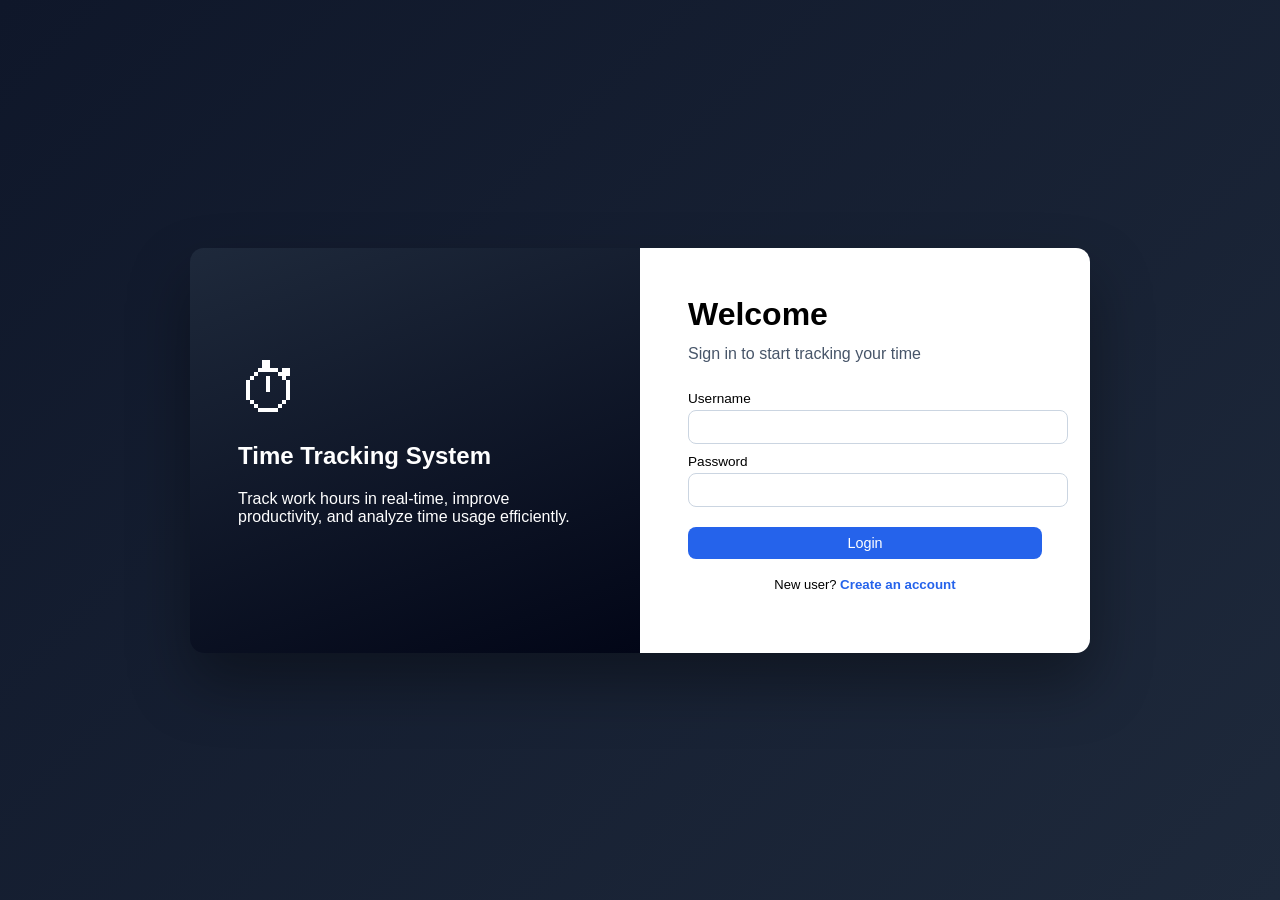
<file: index.html>
<!DOCTYPE html>
<html lang="en">
<head>
  <meta charset="UTF-8" />
  <title>Time Tracker | Login</title>
  <link rel="stylesheet" href="style.css">
</head>
<body>

<div class="auth-page">
  <div class="auth-container">
    <div class="auth-side">
      <div class="side-content">
        <div class="clock-icon">⏱</div>
        <h2>Time Tracking System</h2>
        <p>Track work hours in real‑time, improve productivity, and analyze time usage efficiently.</p>
      </div>
    </div>

    <div class="auth-card">
      <h1>Welcome</h1>
      <p id="subtitle">Sign in to start tracking your time</p>

      <form id="loginForm">
        <div class="field">
          <label>Username</label>
          <input type="text" id="loginUser" required>
        </div>
        <div class="field">
          <label>Password</label>
          <input type="password" id="loginPass" required>
        </div>
        <button class="primary-btn" type="submit">Login</button>
        <p class="switch-text">New user? <button type="button" id="toRegister" class="link-btn">Create an account</button></p>
      </form>

      <form id="registerForm" class="hidden">
        <div class="field">
          <label>Email</label>
          <input type="email" id="regEmail" required>
        </div>
        <div class="field">
          <label>Username</label>
          <input type="text" id="regUser" required>
        </div>
        <div class="field">
          <label>Password</label>
          <input type="password" id="regPass" required>
        </div>
        <div class="field">
          <label>Secret Admin Key (Optional)</label>
          <input type="password" id="adminKey" placeholder="Leave blank for regular user">
        </div>
        <button class="primary-btn" type="submit">Create Account</button>
        <p class="switch-text">Already have an account? <button type="button" id="toLogin" class="link-btn">Login</button></p>
      </form>
    </div>
  </div>
</div>

<script>
  const loginForm = document.getElementById("loginForm");
  const registerForm = document.getElementById("registerForm");
  const subtitle = document.getElementById("subtitle");

  document.getElementById("toRegister").onclick = () => {
    loginForm.classList.add("hidden");
    registerForm.classList.remove("hidden");
    subtitle.textContent = "Create a new account to start tracking";
  };

  document.getElementById("toLogin").onclick = () => {
    registerForm.classList.add("hidden");
    loginForm.classList.remove("hidden");
    subtitle.textContent = "Sign in to start tracking your time";
  };

  // REGISTER LOGIC
  registerForm.addEventListener("submit", function (e) {
    e.preventDefault();
    const data = {
      email: document.getElementById("regEmail").value,
      username: document.getElementById("regUser").value,
      password: document.getElementById("regPass").value,
      secret_key: document.getElementById("adminKey").value
    };

    fetch("register.php", {
      method: "POST",
      headers: { "Content-Type": "application/json" },
      body: JSON.stringify(data)
    })
    .then(res => res.json())
    .then(result => {
      if (result.status === "success") {
        alert("✅ Account created!");
        location.reload();
      } else {
        alert("❌ Registration failed: " + result.message);
      }
    })
    .catch(err => alert("❌ Connection failed. Check if Apache is running in XAMPP."));
  });

  // LOGIN LOGIC
  loginForm.addEventListener("submit", function (e) {
    e.preventDefault();
    const data = {
      username: document.getElementById("loginUser").value,
      password: document.getElementById("loginPass").value
    };

    fetch("login.php", {
      method: "POST",
      headers: { "Content-Type": "application/json" },
      body: JSON.stringify(data)
    })
    .then(res => res.json())
    .then(result => {
      if (result.status === "success") {
        window.location.href = (result.role_id == 1) ? "admin-dashboard.html" : "user-dashboard.html";
      } else {
        alert("❌ Invalid credentials.");
      }
    })
    .catch(err => alert("❌ Connection failed. Ensure you are using http://localhost/"));
  });
</script>
</body>
</html>
</file>
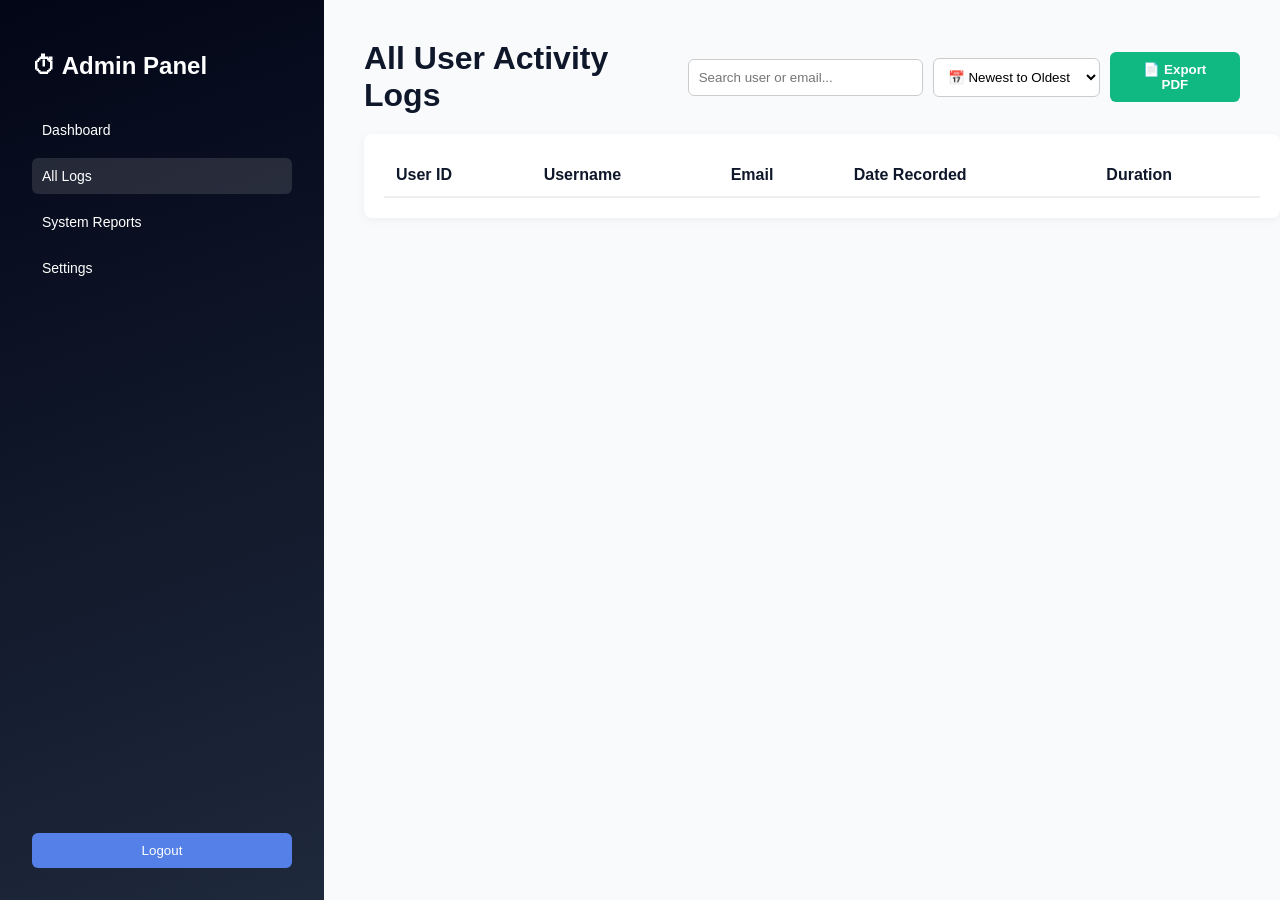
<file: admin-logs.html>
<!DOCTYPE html>
<html lang="en">
<head>
  <meta charset="UTF-8">
  <title>All Logs | Admin</title>
  <link rel="stylesheet" href="style.css">
</head>
<body>
<div class="dashboard-page" style="display: flex; min-height: 100vh;">
  <aside class="dashboard-sidebar">
    <h2>⏱ Admin Panel</h2>
    <nav>
      <button class="nav-btn" onclick="location.href='admin-dashboard.html'">Dashboard</button>
      <button class="nav-btn active" onclick="location.href='admin-logs.html'">All Logs</button>
      <button class="nav-btn" onclick="location.href='admin-reports.html'">System Reports</button>
      <button class="nav-btn" onclick="location.href='admin-settings.html'">Settings</button>
    </nav>
    <button class="logout-btn" onclick="logout()">Logout</button>
  </aside>

  <main class="dashboard-main" style="flex: 1; padding: 40px;">
    
    <div style="display: flex; justify-content: space-between; align-items: center; max-width: 900px; width: 100%; margin-bottom: 20px;">
        <h1 style="margin: 0;">All User Activity Logs</h1>
        
        <div style="display: flex; gap: 10px; align-items: center;">
            <input type="text" id="logSearch" onkeyup="filterLogs()" placeholder="Search user or email..." 
                   style="padding: 10px; border-radius: 6px; border: 1px solid #ccc; width: 220px;">

            <select id="sortOption" onchange="loadAllLogs()" 
                    style="padding: 10px; border-radius: 6px; border: 1px solid #ccc; cursor: pointer; background: white;">
                <option value="date_desc">📅 Newest to Oldest</option>
                <option value="date_asc">📅 Oldest to Newest</option>
                <option value="dur_desc">⏳ Longest Duration</option>
                <option value="dur_asc">⏳ Shortest Duration</option>
            </select>
            
            <button onclick="printLogs()" style="background: #10b981; color: white; border: none; padding: 10px 20px; border-radius: 6px; cursor: pointer; font-weight: bold; display: flex; align-items: center; gap: 8px;">
                📄 Export PDF
            </button>
        </div>
    </div>

    <div class="dashboard-card" style="max-width: 900px; margin-top: 10px; background: white; padding: 20px; border-radius: 8px; box-shadow: 0 2px 10px rgba(0,0,0,0.05);">
      <table style="width: 100%; border-collapse: collapse;">
        <thead>
          <tr class="table-header-row" style="text-align: left; border-bottom: 2px solid #eee;">
            <th style="padding: 12px;">User ID</th>
            <th style="padding: 12px;">Username</th>
            <th style="padding: 12px;">Email</th>
            <th style="padding: 12px;">Date Recorded</th>
            <th style="padding: 12px;">Duration</th>
          </tr>
        </thead>
        <tbody id="adminLogsBody"></tbody>
      </table>
    </div>
  </main>
</div>

<script>
  window.addEventListener('DOMContentLoaded', () => {
    const savedTheme = localStorage.getItem("theme");
    if (savedTheme === "dark") {
        document.documentElement.classList.add("dark-mode");
        document.body.classList.add("dark-mode");
    }
    loadAllLogs();
  });

  function loadAllLogs() {
    // Get the selected sort type
    const sortValue = document.getElementById("sortOption").value;

    fetch('get_time_logs.php')
      .then(res => res.json())
      .then(logs => {
        const tbody = document.getElementById("adminLogsBody");
        tbody.innerHTML = "";

        // Advanced Sorting Logic
        logs.sort((a, b) => {
            if (sortValue === 'date_asc') {
                return new Date(a.created_at) - new Date(b.created_at);
            } else if (sortValue === 'date_desc') {
                return new Date(b.created_at) - new Date(a.created_at);
            } else if (sortValue === 'dur_asc') {
                return (parseInt(a.duration_seconds) || 0) - (parseInt(b.duration_seconds) || 0);
            } else if (sortValue === 'dur_desc') {
                return (parseInt(b.duration_seconds) || 0) - (parseInt(a.duration_seconds) || 0);
            }
        });

        logs.forEach(log => {
          const userEmail = (log.email && log.email.trim() !== "") ? log.email : "Not Provided";
          const formattedDate = new Date(log.created_at).toLocaleString();

          const row = `
            <tr style="border-bottom: 1px solid #eee;">
              <td style="padding: 12px;">${log.user_id}</td>
              <td style="padding: 12px; font-weight: bold;">${log.username}</td>
              <td style="padding: 12px; color: #7f8c8d;">${userEmail}</td>
              <td style="padding: 12px;">${formattedDate}</td>
              <td style="padding: 12px; font-weight: bold;">${formatDuration(log.duration_seconds)}</td>
            </tr>
          `;
          tbody.innerHTML += row;
        });

        filterLogs();
      })
      .catch(err => console.error("Error fetching logs:", err));
  }

  function filterLogs() {
    const query = document.getElementById("logSearch").value.toLowerCase();
    const rows = document.querySelectorAll("#adminLogsBody tr");

    rows.forEach(row => {
        const text = row.textContent.toLowerCase();
        row.style.display = text.includes(query) ? "" : "none";
    });
  }

  function formatDuration(seconds) {
      const totalSec = parseInt(seconds) || 0;
      const h = Math.floor(totalSec / 3600);
      const m = Math.floor((totalSec % 3600) / 60);
      const s = totalSec % 60;
      return [h, m, s].map(v => v < 10 ? "0" + v : v).join(":");
  }

  function printLogs() {
      window.print();
  }

  function logout() {
      sessionStorage.clear();
      window.location.href = "index.html";
  }
</script>
</body>
</html>
</file>
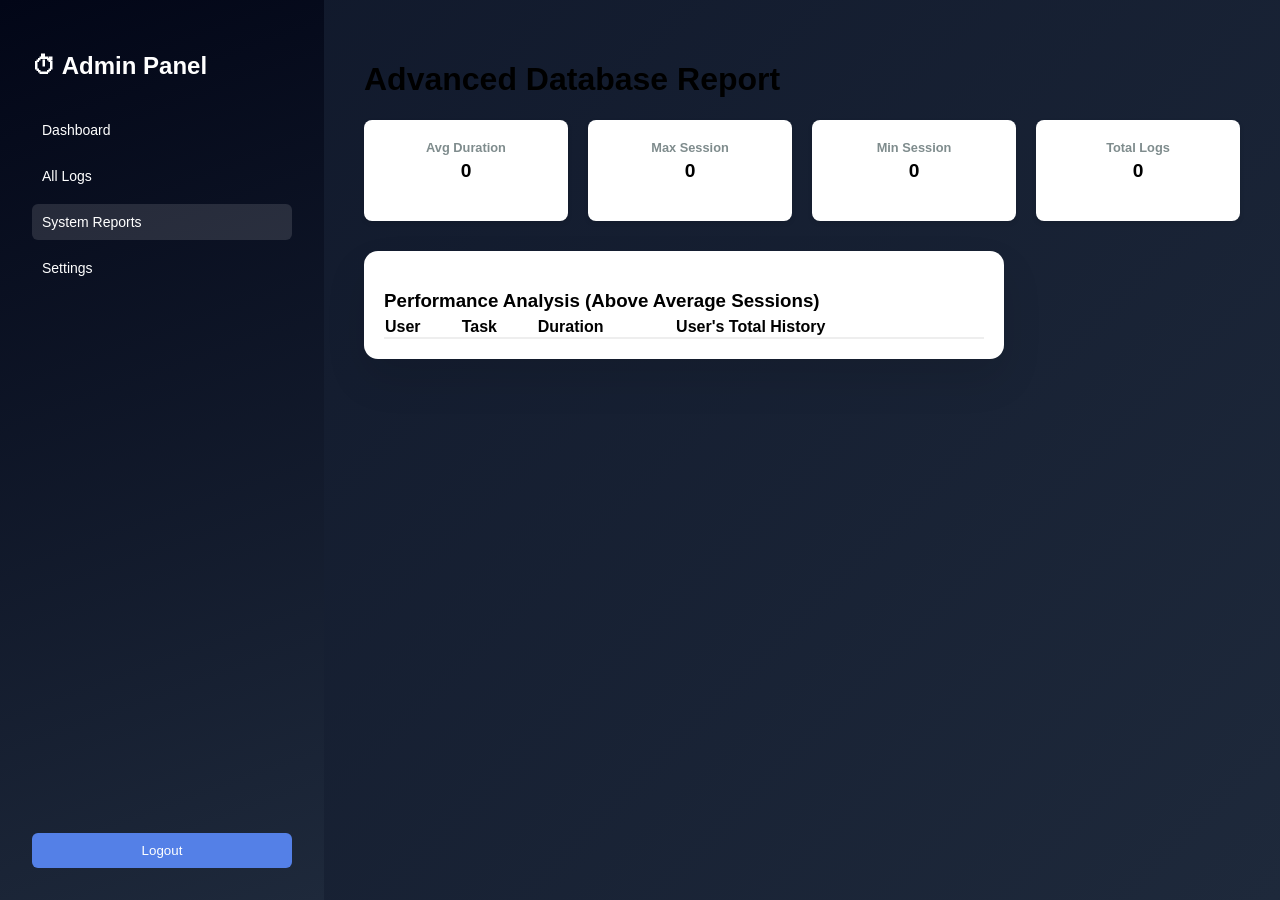
<file: admin-reports.html>
<!DOCTYPE html>
<html lang="en">
<head>
    <meta charset="UTF-8">
    <title>Advanced Reports | Admin</title>
    <link rel="stylesheet" href="style.css">
</head>
<body>
<div class="dashboard-page" style="display: flex;">
    <aside class="dashboard-sidebar">
        <h2>⏱ Admin Panel</h2>
        <nav>
            <button class="nav-btn" onclick="location.href='admin-dashboard.html'">Dashboard</button>
            <button class="nav-btn" onclick="location.href='admin-logs.html'">All Logs</button>
            <button class="nav-btn active">System Reports</button>
            <button class="nav-btn" onclick="location.href='admin-settings.html'">Settings</button>
        </nav>
        <button class="logout-btn" onclick="logout()">Logout</button>
    </aside>

    <main style="flex: 1; padding: 40px;">
        <h1>Advanced Database Report</h1>
        
        <div style="display: grid; grid-template-columns: repeat(auto-fit, minmax(150px, 1fr)); gap: 20px; margin-bottom: 30px;">
            <div class="stat-card"><h4>Avg Duration</h4><p id="avgDur">0</p></div>
            <div class="stat-card"><h4>Max Session</h4><p id="maxDur">0</p></div>
            <div class="stat-card"><h4>Min Session</h4><p id="minDur">0</p></div>
            <div class="stat-card"><h4>Total Logs</h4><p id="totalCount">0</p></div>
        </div>

        <div class="dashboard-card">
            <h3>Performance Analysis (Above Average Sessions)</h3>
            <table style="width: 100%; border-collapse: collapse;">
                <thead>
                    <tr style="text-align: left; border-bottom: 2px solid #eee;">
                        <th>User</th>
                        <th>Task</th>
                        <th>Duration</th>
                        <th>User's Total History</th>
                    </tr>
                </thead>
                <tbody id="reportTableBody"></tbody>
            </table>
        </div>
    </main>
</div>

<script>
function loadAdvancedReports() {
    fetch('get_advanced_reports.php')
        .then(res => res.json())
        .then(data => {
            // Update Aggregation Stats
            document.getElementById('avgDur').innerText = formatTime(data.stats.avg_time);
            document.getElementById('maxDur').innerText = formatTime(data.stats.longest_session);
            document.getElementById('minDur').innerText = formatTime(data.stats.shortest_session);
            document.getElementById('totalCount').innerText = data.stats.total_records;

            // Render Table (JOIN Results)
            const tbody = document.getElementById("reportTableBody");
            tbody.innerHTML = "";
            data.logs.forEach(log => {
                tbody.innerHTML += `
                    <tr style="border-bottom: 1px solid #eee;">
                        <td style="padding: 12px;">${log.username}</td>
                        <td style="padding: 12px;">${log.task_name || 'General'}</td>
                        <td style="padding: 12px;">${formatTime(log.duration_seconds)}</td>
                        <td style="padding: 12px;">${log.user_total_logs} logs</td>
                    </tr>`;
            });
        });
}

function formatTime(s) {
    const sec = parseInt(s) || 0;
    const h = Math.floor(sec / 3600);
    const m = Math.floor((sec % 3600) / 60);
    const rs = sec % 60;
    return `${h.toString().padStart(2,'0')}:${m.toString().padStart(2,'0')}:${rs.toString().padStart(2,'0')}`;
}

window.onload = loadAdvancedReports;
</script>

<style>
    .stat-card { background: #fff; padding: 20px; border-radius: 8px; box-shadow: 0 2px 5px rgba(0,0,0,0.1); text-align: center; }
    .stat-card h4 { margin: 0; color: #7f8c8d; font-size: 0.8rem; }
    .stat-card p { font-size: 1.2rem; font-weight: bold; margin-top: 5px; }
</style>
</body>
</html>
</file>
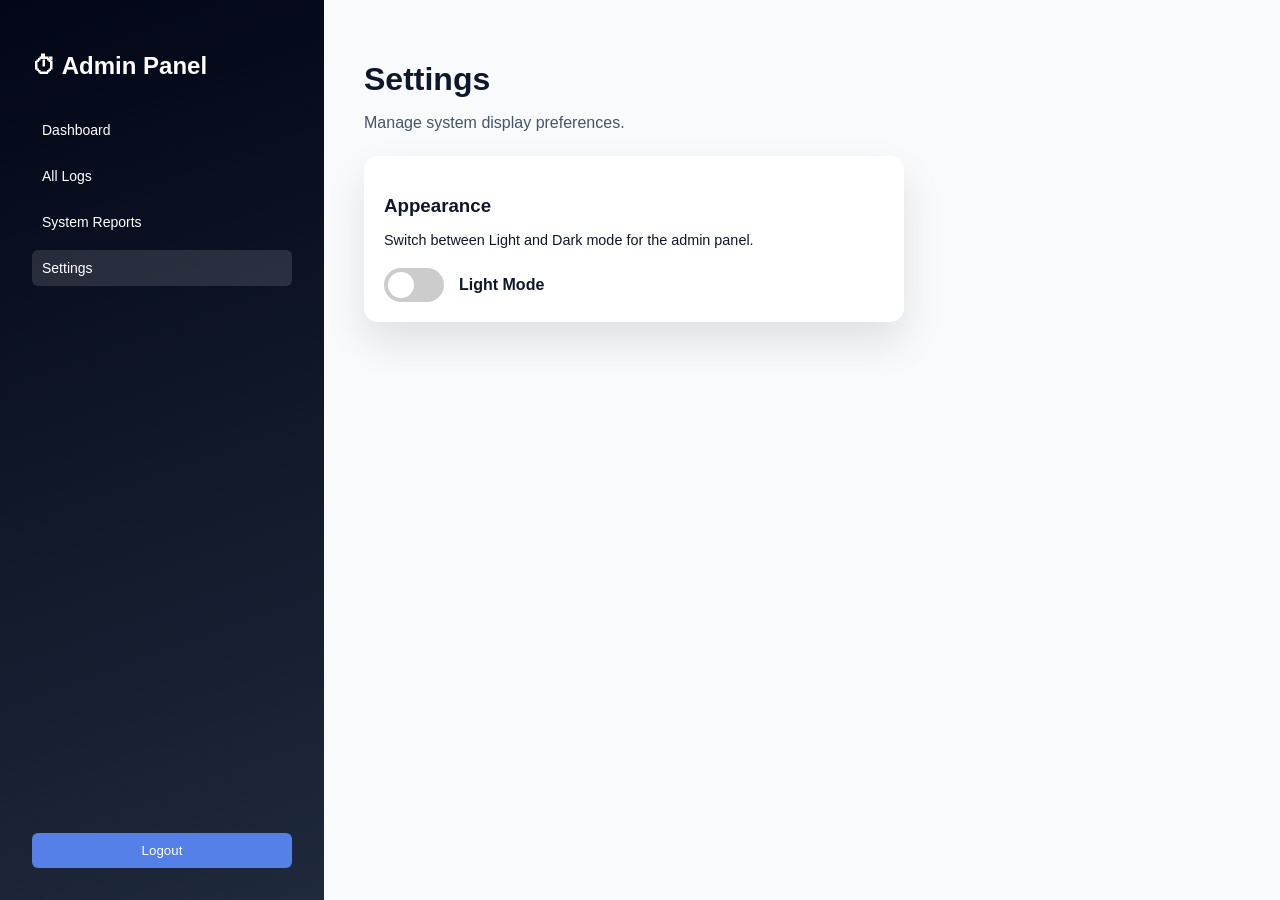
<file: admin-settings.html>
<!DOCTYPE html>
<html lang="en">
<head>
    <meta charset="UTF-8">
    <meta name="viewport" content="width=device-width, initial-scale=1.0">
    <title>Admin Settings | Time Tracker</title>
    <link rel="stylesheet" href="style.css">
</head>
<body>

<div class="dashboard-page" style="display: flex; min-height: 100vh;">

    <!-- Admin Sidebar -->
    <aside class="dashboard-sidebar">
        <h2>⏱ Admin Panel</h2>
        <nav>
            <button class="nav-btn" onclick="location.href='admin-dashboard.html'">Dashboard</button>
            <button class="nav-btn" onclick="location.href='admin-logs.html'">All Logs</button>
            <button class="nav-btn" onclick="location.href='admin-reports.html'">System Reports</button>
            <button class="nav-btn active" onclick="location.href='admin-settings.html'">Settings</button>
        </nav>
        <button class="logout-btn" onclick="logout()">Logout</button>
    </aside>

    <!-- Main Content -->
    <main class="dashboard-main" style="flex: 1; padding: 40px;">
        <h1>Settings</h1>
        <p class="subtitle">Manage system display preferences.</p>

        <div class="dashboard-cards">
            <!-- Appearance Card -->
            <div class="dashboard-card" style="width: 100%; max-width: 500px;">
                <h3>Appearance</h3>
                <p>Switch between Light and Dark mode for the admin panel.</p>
                
                <!-- Perfectly Aligned Toggle Wrapper -->
                <div class="theme-switch-wrapper" style="display: flex; align-items: center; gap: 15px; margin-top: 20px;">
                    <label class="theme-switch" for="themeToggle">
                        <input type="checkbox" id="themeToggle" onclick="toggleTheme()" />
                        <div class="slider round"></div>
                    </label>
                    <span id="themeLabel" style="font-weight: bold; font-size: 16px;">Light Mode</span>
                </div>
            </div>
        </div>
    </main>
</div>

<script>
    // THEME TOGGLE LOGIC
    function toggleTheme() {
        const isDark = document.getElementById("themeToggle").checked;
        const label = document.getElementById("themeLabel");
        
        if (isDark) {
            document.documentElement.classList.add("dark-mode");
            document.body.classList.add("dark-mode");
            localStorage.setItem("theme", "dark");
            label.textContent = "Dark Mode";
        } else {
            document.documentElement.classList.remove("dark-mode");
            document.body.classList.remove("dark-mode");
            localStorage.setItem("theme", "light");
            label.textContent = "Light Mode";
        }
    }

    // SYNC THEME & TOGGLE STATE ON LOAD
    window.addEventListener('DOMContentLoaded', (event) => {
        const savedTheme = localStorage.getItem("theme");
        const themeToggle = document.getElementById("themeToggle");
        const themeLabel = document.getElementById("themeLabel");

        if (savedTheme === "dark") {
            document.documentElement.classList.add("dark-mode");
            document.body.classList.add("dark-mode");
            if (themeToggle) themeToggle.checked = true;
            if (themeLabel) themeLabel.textContent = "Dark Mode";
        } else {
            if (themeToggle) themeToggle.checked = false;
            if (themeLabel) themeLabel.textContent = "Light Mode";
        }
    });

    function logout() {
        sessionStorage.clear();
        window.location.href = "index.html";
    }
</script>

</body>
</html>
</file>
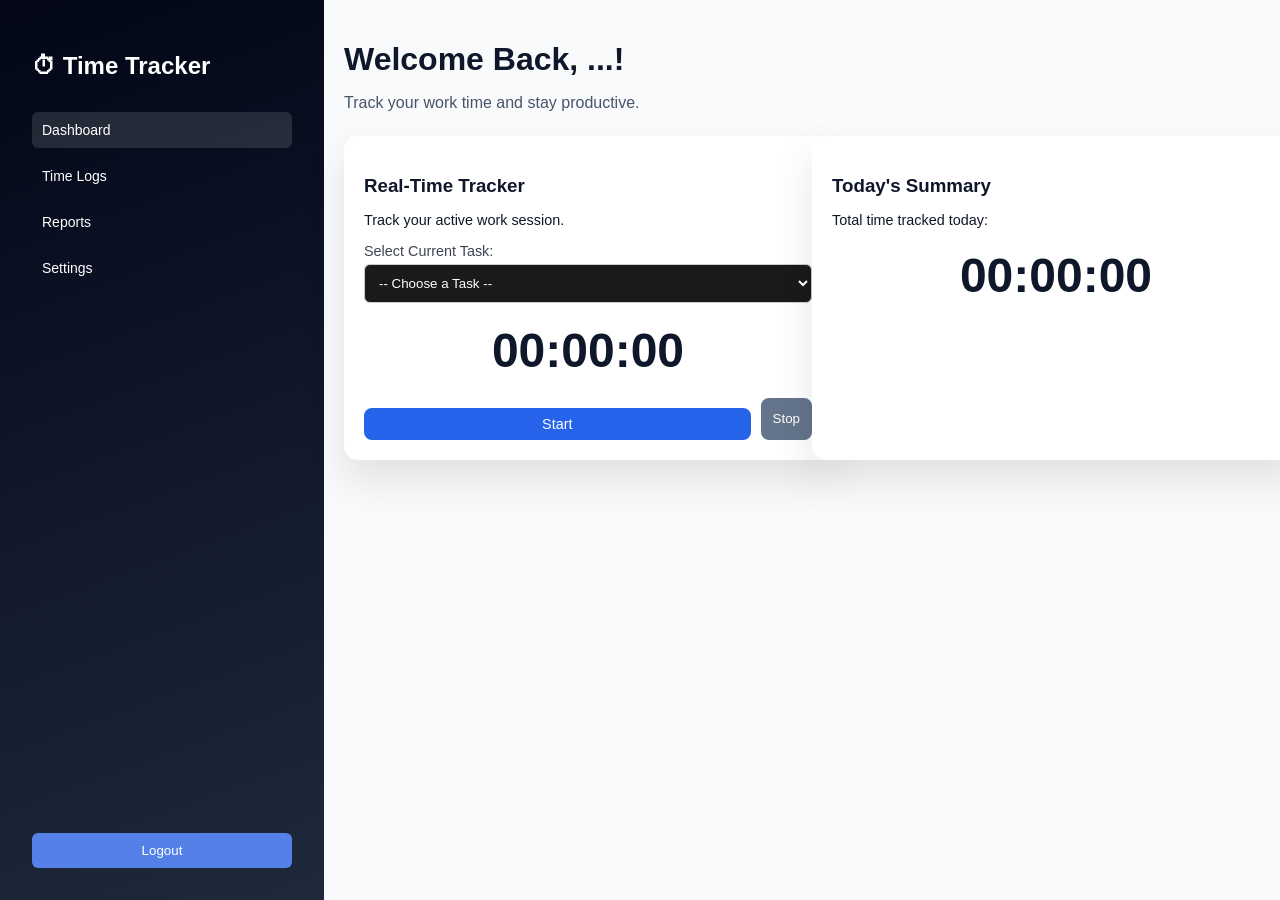
<file: user-dashboard.html>
<!DOCTYPE html>
<html lang="en">
<head>
    <meta charset="UTF-8">
    <meta name="viewport" content="width=device-width, initial-scale=1.0">
    <title>User Dashboard | Time Tracker</title>
    <link rel="stylesheet" href="style.css"> 
    <script src="timer-logic.js"></script>
    <script>
        (function() {
            const savedTheme = localStorage.getItem("theme");
            if (savedTheme === "dark") {
                document.documentElement.classList.add("dark-mode");
                document.body.classList.add("dark-mode");
            }
        })();
    </script>
</head>
<body>

<div class="dashboard-page" style="display: flex; width: 100%; min-height: 100vh;">

    <aside class="dashboard-sidebar">
        <h2>⏱ Time Tracker</h2>
        <nav>
            <button class="nav-btn active" onclick="location.href='user-dashboard.html'">Dashboard</button>
            <button class="nav-btn" onclick="location.href='user-logs.html'">Time Logs</button>
            <button class="nav-btn" onclick="location.href='user-reports.html'">Reports</button>
            <button class="nav-btn" onclick="location.href='user-settings.html'">Settings</button>
        </nav>
        <button class="logout-btn" onclick="logout()">Logout</button>
    </aside>

    <main class="dashboard-main" style="flex: 1; padding: 20px;">
        <h1>Welcome Back, <span id="userDisplayName">...</span>!</h1>
        <p class="subtitle">Track your work time and stay productive.</p>
        
        <div class="dashboard-cards">
            <div class="dashboard-card">
                <h3>Real-Time Tracker</h3>
                <p>Track your active work session.</p>

                            <div style="margin: 15px 0;">
                <label for="taskSelect" style="display: block; margin-bottom: 5px; font-size: 0.9rem; opacity: 0.8;">Select Current Task:</label>
                <select id="taskSelect" style="width: 100%; padding: 10px; border-radius: 6px; border: 1px solid #ccc; background: #1a1a1a; color: white;">
                    <option value="">-- Choose a Task --</option>
                    <option value="1">Frontend Development</option>
                    <option value="2">Backend API Integration</option>
                    <option value="3">Database Optimization</option>
                    <option value="4">Bug Fixing & Debugging</option>
                    <option value="5">System Documentation</option>
                    <option value="6">UI/UX Design Refinement</option>
                    <option value="7">Unit Testing</option>
                </select>
            </div>

                <div id="timer" class="timer-display" style="font-size: 3rem; font-weight: bold; margin: 20px 0;">00:00:00</div>
                
                <div class="timer-actions">
                    <button id="startBtn" onclick="startTimer()" class="primary-btn">Start</button>
                    <button id="stopBtn" onclick="stopTimer()" class="secondary-btn" disabled>Stop</button>
                </div>
            </div>

            <div class="dashboard-card">
                <h3>Today's Summary</h3>
                <p>Total time tracked today:</p>
                <div id="total" class="timer-display" style="font-size: 3rem; font-weight: bold; margin: 20px 0;">00:00:00</div>
            </div>
        </div>
    </main>
</div>

<script>
    window.addEventListener('DOMContentLoaded', () => {
        loadTasks(); 
        loadUserInfo(); 
    });

    function loadUserInfo() {
        fetch('get_user_info.php')
            .then(res => res.json())
            .then(data => {
                if (!data.error) {
                    document.getElementById('userDisplayName').textContent = data.username;
                }
            })
            .catch(err => console.error("Failed to fetch user data:", err));
    }

    function loadTasks() {
        fetch('get_tasks.php')
            .then(res => res.json())
            .then(tasks => {
                const select = document.getElementById("taskSelect");
                // Reset dropdown
                select.innerHTML = '<option value="">-- Choose a Task --</option>';
                
                tasks.forEach(task => {
                    let option = document.createElement("option");
                    option.value = task.task_id;
                    option.textContent = task.task_name;
                    select.appendChild(option);
                });
            })
            .catch(err => console.error("Error loading tasks:", err));
    }

    function logout() {
        sessionStorage.clear();
        window.location.href = "index.html";
    }

    let startTime;
    let elapsedTime = 0;
    let timerInterval;

    function timeToString(time) {
        let diffInHrs = time / 3600000;
        let hh = Math.floor(diffInHrs);
        let diffInMin = (diffInHrs - hh) * 60;
        let mm = Math.floor(diffInMin);
        let diffInSec = (diffInMin - mm) * 60;
        let ss = Math.floor(diffInSec);
        return `${hh.toString().padStart(2, "0")}:${mm.toString().padStart(2, "0")}:${ss.toString().padStart(2, "0")}`;
    }

    function startTimer() {
        const taskId = document.getElementById("taskSelect").value;
        if (!taskId) {
            alert("Please select a task before starting!");
            return;
        }
        document.getElementById("startBtn").disabled = true;
        document.getElementById("stopBtn").disabled = false;
        document.getElementById("taskSelect").disabled = true;

        startTime = Date.now() - elapsedTime;
        timerInterval = setInterval(function printTime() {
            elapsedTime = Date.now() - startTime;
            document.getElementById("timer").innerHTML = timeToString(elapsedTime);
        }, 1000);
    }

    function stopTimer() {
        clearInterval(timerInterval);
        document.getElementById("startBtn").disabled = false;
        document.getElementById("stopBtn").disabled = true;
        document.getElementById("taskSelect").disabled = false;
    }
</script>
</body>
</html>
</file>
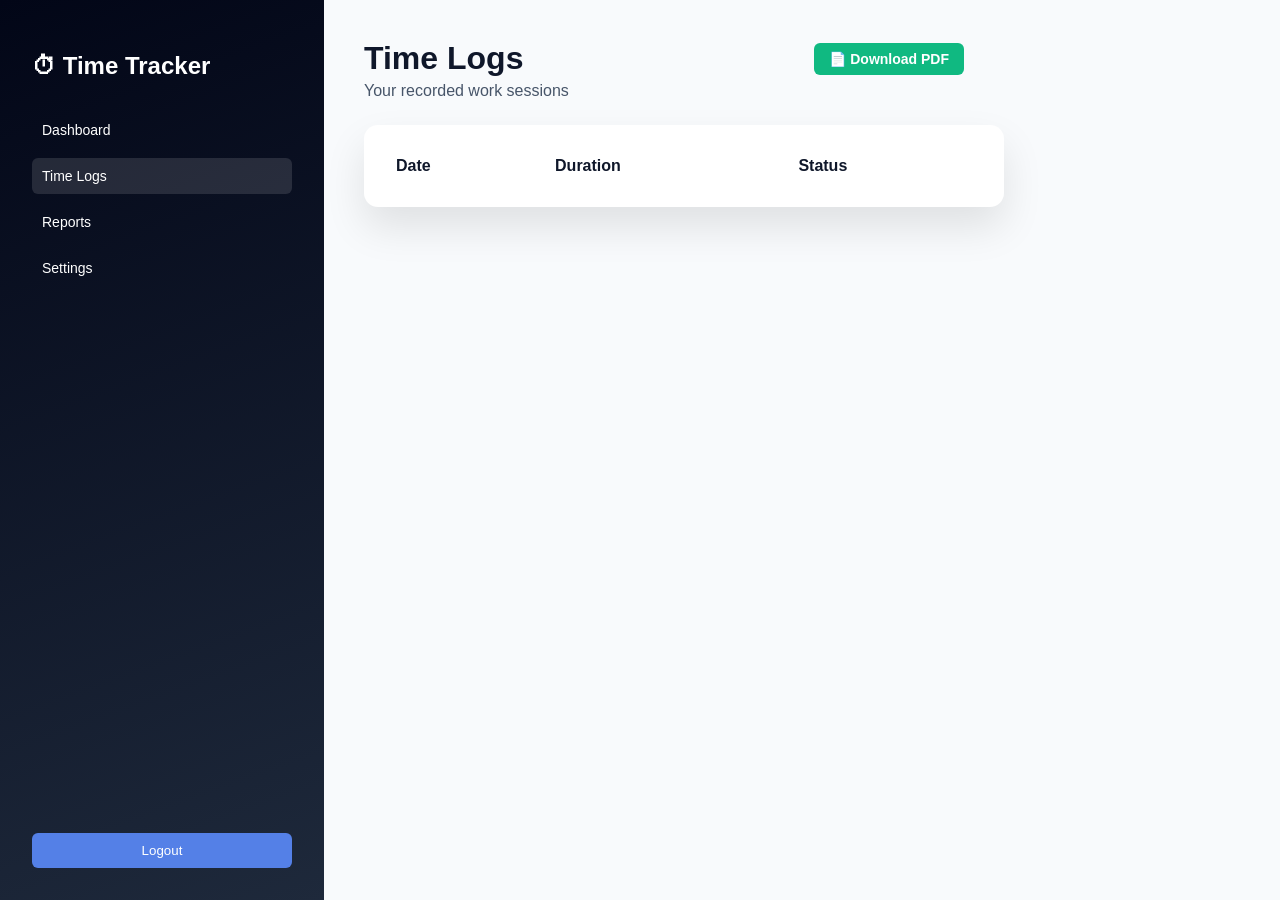
<file: user-logs.html>
<!DOCTYPE html>
<html lang="en">
<head>
  <meta charset="UTF-8">
  <meta name="viewport" content="width=device-width, initial-scale=1.0">
  <title>Time Logs | Time Tracker</title>
  <link rel="stylesheet" href="style.css">
  <script>
        (function() {
            const savedTheme = localStorage.getItem("theme");
            if (savedTheme === "dark") {
                document.documentElement.classList.add("dark-mode");
            }
        })();
    </script>
</head>
<body>

<div class="dashboard-page" style="display: flex; min-height: 100vh;">
  
  <aside class="dashboard-sidebar">
    <h2>⏱ Time Tracker</h2>
    <nav>
      <button class="nav-btn" onclick="location.href='user-dashboard.html'">Dashboard</button>
      <button class="nav-btn active" onclick="location.href='user-logs.html'">Time Logs</button>
      <button class="nav-btn" onclick="location.href='user-reports.html'">Reports</button>
      <button class="nav-btn" onclick="location.href='user-settings.html'">Settings</button>
    </nav>
    <button class="logout-btn" onclick="logout()">Logout</button>
  </aside>
 
  <main class="dashboard-main" style="flex: 1; padding: 40px;">
    
    <!-- LEVELLED HEADER: Title and Button on the same line -->
    <div style="display: flex; justify-content: space-between; align-items: center; max-width: 600px; width: 100%; margin-bottom: 5px;">
        <h1 style="margin: 0;">Time Logs</h1>
        
        <button onclick="printLogs()" class="secondary-btn" 
            style="background: #10b981; color: white; border: none; padding: 8px 15px; border-radius: 6px; cursor: pointer; font-weight: bold; display: flex; align-items: center; gap: 8px; font-size: 14px;">
            📄 Download PDF
        </button>
    </div>
    
    <p class="subtitle" style="margin: 0 0 25px 0;">Your recorded work sessions</p>

    <div class="dashboard-card" style="max-width: 600px;">
      <table id="logsTable" style="width: 100%; border-collapse: collapse;">
        <thead>
          <tr class="table-header-row" style="text-align: left;">
            <th style="padding: 12px;">Date</th>
            <th style="padding: 12px;">Duration</th>
            <th style="padding: 12px;">Status</th>
          </tr>
        </thead>
        <tbody id="logsBody"></tbody>
      </table>
    </div>
  </main>
</div>

<script>
  window.addEventListener('DOMContentLoaded', (event) => {
    const savedTheme = localStorage.getItem("theme");
    if (savedTheme === "dark") {
        document.body.classList.add("dark-mode");
    }
  });

  function printLogs() {
    const originalTitle = document.title;
    document.title = "My_Time_Logs_" + new Date().toISOString().split('T')[0];
    window.print();
    document.title = originalTitle;
  }

  function logout() {
    sessionStorage.clear();
    window.location.href = "index.html";
  }
</script>
<script src="timer-logic.js"></script>
</body>
</html>
</file>
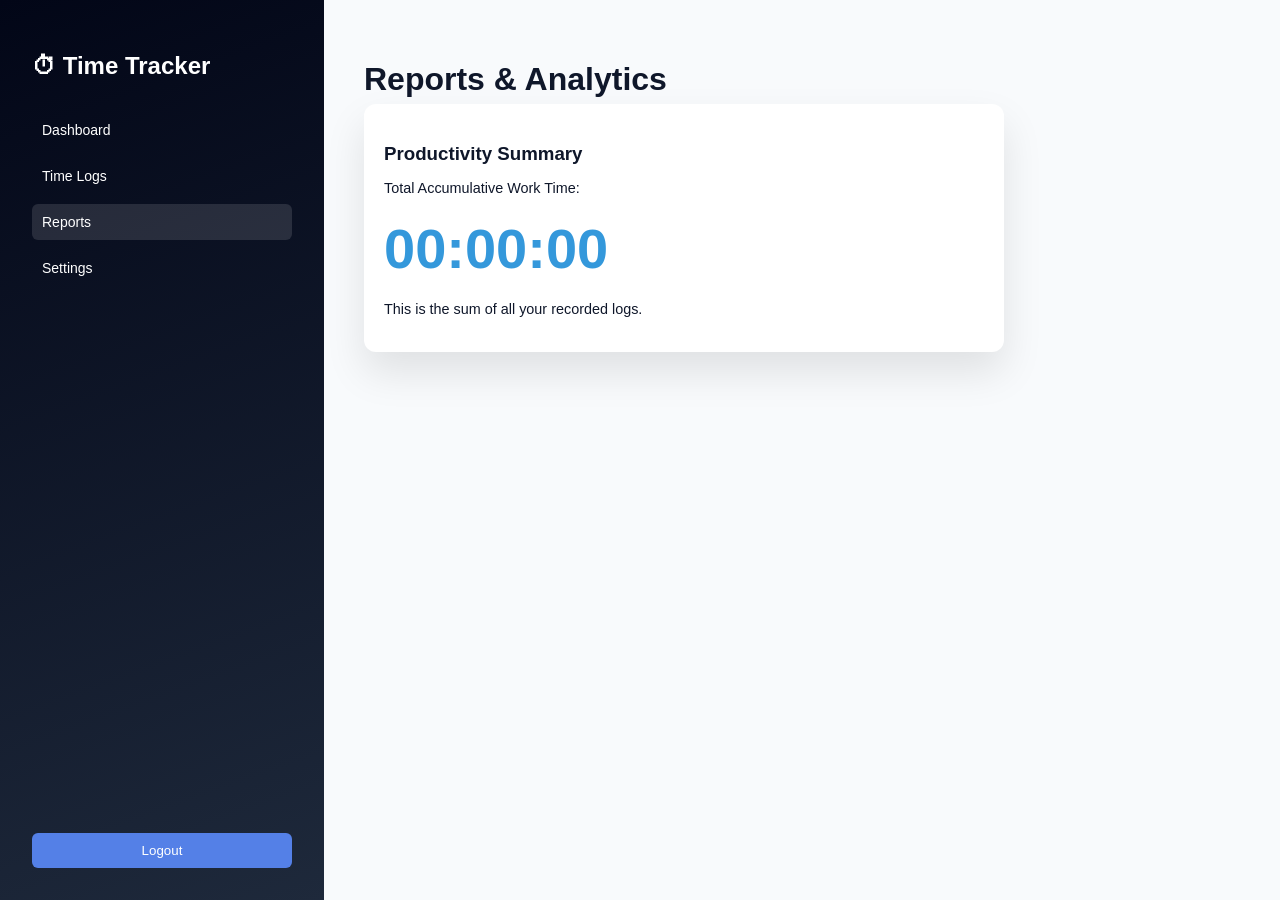
<file: user-reports.html>
<!DOCTYPE html>
<html lang="en">
<head>
  <meta charset="UTF-8">
  <title>Reports | Time Tracker</title>
  <link rel="stylesheet" href="style.css">
  <script>
        // RUN THIS IMMEDIATELY to prevent the "white flash"
        (function() {
            const savedTheme = localStorage.getItem("theme");
            if (savedTheme === "dark") {
                document.documentElement.classList.add("dark-mode");
                document.body.classList.add("dark-mode");
            }
        })();
    </script>
</head>
<body>
<div class="dashboard-page" style="display: flex; min-height: 100vh;">
  <aside class="dashboard-sidebar">
    <h2>⏱ Time Tracker</h2>
    <nav>
      <button class="nav-btn" onclick="location.href='user-dashboard.html'">Dashboard</button>
      <button class="nav-btn" onclick="location.href='user-logs.html'">Time Logs</button>
      <button class="nav-btn active" onclick="location.href='user-reports.html'">Reports</button>
      <button class="nav-btn" onclick="location.href='user-settings.html'">Settings</button>
    </nav>
    <button class="logout-btn" onclick="logout()">Logout</button>
  </aside>

  <!-- REMOVED background: #f4f7f6; so the dark-mode CSS can take over -->
  <main class="dashboard-main" style="flex: 1; padding: 40px;">
    <h1>Reports & Analytics</h1>
    
    <!-- REMOVED background: white; so the card turns dark too -->
    <div class="dashboard-card" style="padding: 30px; border-radius: 12px; width: 100%; max-width: 600px;">
      <h3>Productivity Summary</h3>
      <p>Total Accumulative Work Time:</p>
      <div id="reportTotal" class="report-timer" style="font-size: 3.5rem; font-weight: bold; color: #3498db; margin: 20px 0;">00:00:00</div>
      <p class="report-subtext">This is the sum of all your recorded logs.</p>
    </div>
  </main>
</div>

<script>
  // This script runs as soon as the page loads to check your theme preference
  window.addEventListener('DOMContentLoaded', (event) => {
    const savedTheme = localStorage.getItem("theme");
    if (savedTheme === "dark") {
        document.body.classList.add("dark-mode");
    }
  });

  function logout() {
    sessionStorage.clear();
    window.location.href = "index.html";
  }
</script>
<script src="timer-logic.js"></script>
</body>
</html>
</file>
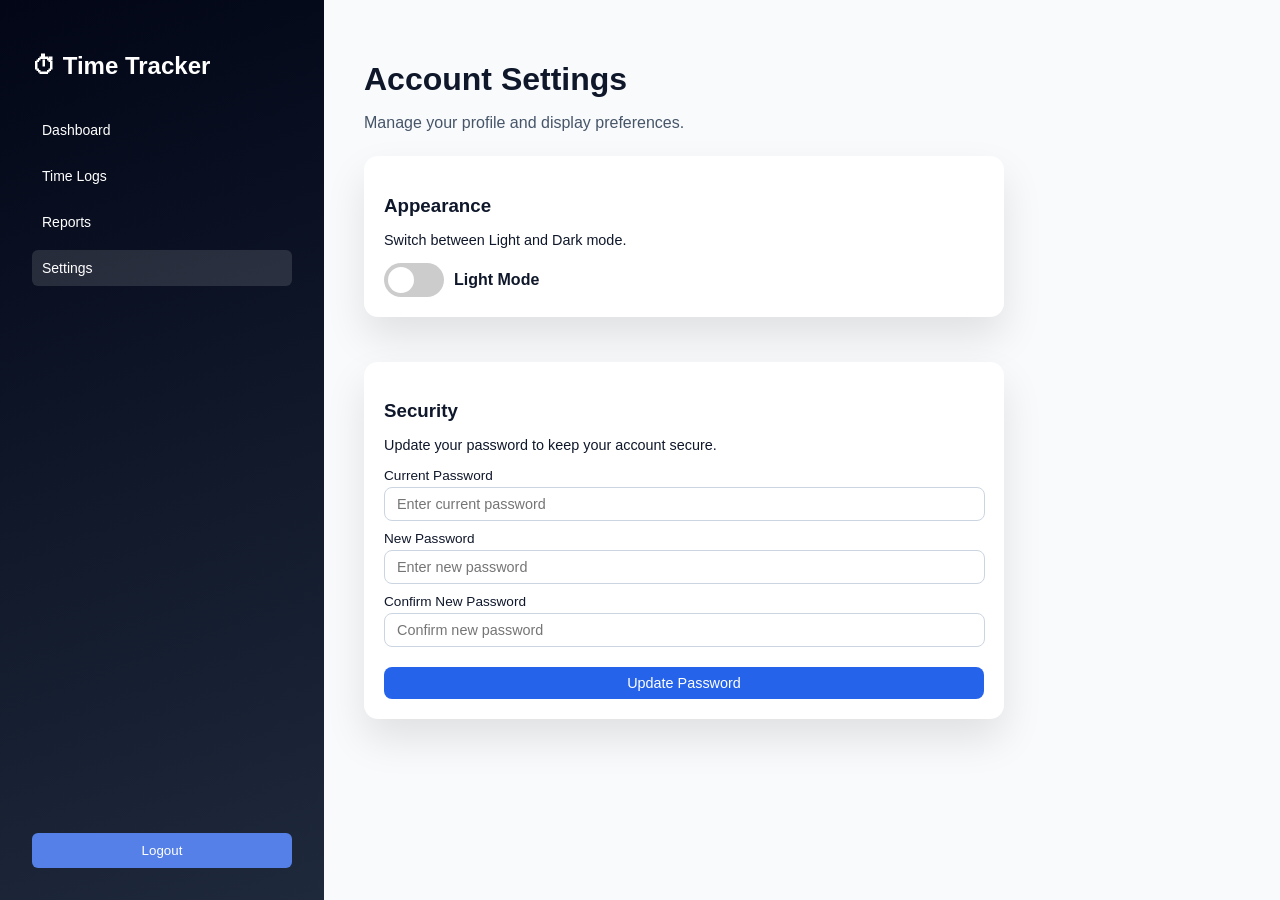
<file: user-settings.html>
<!DOCTYPE html>
<html lang="en">
<head>
    <meta charset="UTF-8">
    <meta name="viewport" content="width=device-width, initial-scale=1.0">
    <title>Settings | Time Tracker</title>
    <link rel="stylesheet" href="style.css"> 
    <script>
        // RUN THIS IMMEDIATELY to prevent the "white flash"
        (function() {
            const savedTheme = localStorage.getItem("theme");
            if (savedTheme === "dark") {
                document.documentElement.classList.add("dark-mode");
                document.body.classList.add("dark-mode");
            }
        })();
    </script>
</head>
<body>

<div class="dashboard-page" style="display: flex; width: 100%;">

    <!-- Consistent Sidebar -->
    <aside class="dashboard-sidebar">
        <h2>⏱ Time Tracker</h2>
        <nav>
            <button class="nav-btn" onclick="location.href='user-dashboard.html'">Dashboard</button>
            <button class="nav-btn" onclick="location.href='user-logs.html'">Time Logs</button>
            <button class="nav-btn" onclick="location.href='user-reports.html'">Reports</button>
            <button class="nav-btn active" onclick="location.href='user-settings.html'">Settings</button>
        </nav>
        <button class="logout-btn" onclick="logout()">Logout</button>
    </aside>

    <main class="dashboard-main" style="flex: 1; padding: 40px;">
        <h1>Account Settings</h1>
        <p class="subtitle">Manage your profile and display preferences.</p>

        <div class="dashboard-cards" style="display: flex; flex-direction: column; gap: 25px;">
            
            <!-- Appearance / Mode Toggle -->
            <div class="dashboard-card" style="max-width: 600px;">
    <h3>Appearance</h3>
    <p>Switch between Light and Dark mode.</p>
    <div class="theme-switch-wrapper">
        <label class="theme-switch" for="themeToggle">
            <input type="checkbox" id="themeToggle" onclick="toggleTheme()" />
            <div class="slider round"></div>
        </label>
        <span id="themeLabel">Light Mode</span>
    </div>
</div>

            <!-- Change Password -->
            <div class="dashboard-card" style="max-width: 600px; margin-top: 20px;">
    <h3>Security</h3>
    <p>Update your password to keep your account secure.</p>
    
    <form id="changePasswordForm" onsubmit="changePassword(event)">
        <div class="field" style="margin-top: 15px; margin-right: 25px;">
            <label for="currentPassword">Current Password</label>
            <input type="password" id="currentPassword" placeholder="Enter current password" required>
        </div>
        <div class="field" style="margin-right: 25px;">
            <label for="newPassword">New Password</label>
            <input type="password" id="newPassword" placeholder="Enter new password" required>
        </div>
        <div class="field" style="margin-right: 25px;">
            <label for="confirmPassword">Confirm New Password</label>
            <input type="password" id="confirmPassword" placeholder="Confirm new password" required>
        </div>
        <button type="submit" class="primary-btn">Update Password</button>
    </form>
</div>

        </div>
    </main>

</div>

<script>
    // APPLY THEME AND SYNC TOGGLE ON LOAD
window.addEventListener('DOMContentLoaded', (event) => {
    const savedTheme = localStorage.getItem("theme");
    const themeToggle = document.getElementById("themeToggle");
    const themeLabel = document.getElementById("themeLabel");

    if (savedTheme === "dark") {
        document.documentElement.classList.add("dark-mode");
        document.body.classList.add("dark-mode");
        // Move the toggle button to the "on" position
        if (themeToggle) themeToggle.checked = true;
        if (themeLabel) themeLabel.textContent = "Dark Mode";
    } else {
        document.documentElement.classList.remove("dark-mode");
        document.body.classList.remove("dark-mode");
        // Move the toggle button to the "off" position
        if (themeToggle) themeToggle.checked = false;
        if (themeLabel) themeLabel.textContent = "Light Mode";
    }
});

function toggleTheme() {
    const isDark = document.getElementById("themeToggle").checked;
    const label = document.getElementById("themeLabel");
    
    if (isDark) {
        document.documentElement.classList.add("dark-mode");
        document.body.classList.add("dark-mode");
        localStorage.setItem("theme", "dark");
        label.textContent = "Dark Mode";
    } else {
        document.documentElement.classList.remove("dark-mode");
        document.body.classList.remove("dark-mode");
        localStorage.setItem("theme", "light");
        label.textContent = "Light Mode";
    }
}

// APPLY THEME ON LOAD
window.addEventListener('DOMContentLoaded', (event) => {
    const savedTheme = localStorage.getItem("theme");
    const toggle = document.getElementById("themeToggle");
    const label = document.getElementById("themeLabel");

    if (savedTheme === "dark") {
        document.body.classList.add("dark-mode");
        if(toggle) toggle.checked = true;
        if(label) label.textContent = "Dark Mode";
    }
});

// PASSWORD CHANGE LOGIC
function changePassword(event) {
    event.preventDefault();

    const currentPassword = document.getElementById("currentPassword").value;
    const newPassword = document.getElementById("newPassword").value;
    const confirmPassword = document.getElementById("confirmPassword").value;

    if (newPassword !== confirmPassword) {
        alert("❌ New passwords do not match!");
        return;
    }

    // Send data to PHP
    fetch('update_password.php', {
        method: 'POST',
        headers: { 'Content-Type': 'application/json' },
        body: JSON.stringify({
            current_pw: currentPassword,
            new_pw: newPassword
        })
    })
    .then(res => res.json())
    .then(data => {
        if (data.status === 'success') {
            alert("✅ Password updated successfully!");
            document.getElementById("changePasswordForm").reset();
        } else {
            alert("❌ Error: " + data.message);
        }
    })
    .catch(err => {
        console.error("Error:", err);
        alert("An error occurred while updating the password.");
    });
}

function logout() {
    sessionStorage.clear();
    window.location.href = "index.html";
  }
</script>

</body>
</html>
</file>
<file: style.css>
/* ===== RESET ===== */
html, body {
  width: 100%;
  height: 100%;
  margin: 0;
  padding: 0;
  font-family: "Segoe UI", Arial, sans-serif;
}

/* ===== BACKGROUND ===== */
.auth-page {
  width: 100vw;
  height: 100vh;
  background: linear-gradient(135deg, #0f172a, #1e293b);
  display: flex;
  justify-content: center;
  align-items: center;
}

/* ===== CONTAINER ===== */
.auth-container {
  display: flex;
  width: 900px;
  max-width: 95%;
  border-radius: 14px;
  overflow: hidden;
  box-shadow: 0 30px 60px rgba(0,0,0,0.35);
}

/* ===== LEFT PANEL ===== */
.auth-side {
  flex: 1;
  background: linear-gradient(160deg, #1e293b, #020617);
  color: white;
  padding: 48px;
  display: flex;
  align-items: center;
}

.clock-icon {
  font-size: 64px;
  line-height: 1;
  margin-bottom: 20px;
  flex-shrink: 0;
}

.feature-list {
  list-style: none;
  padding: 0;
  margin-top: 20px;
}

/* ===== RIGHT PANEL ===== */
.auth-card {
  flex: 1;
  background: white;
  padding: 48px;
  display: flex;
  flex-direction: column;
}

.auth-card h1 {
  margin: 0 0 12px;
}

.auth-card > p {
  margin: 0 0 28px;
  color: #475569;
}

.field {
  margin-bottom: 22px;
}

.field label {
  font-size: 13px;
  display: block;
  margin-bottom: 6px;
}

.field input {
  width: 100%;
  padding: 12px;
  border-radius: 8px;
  border: 1px solid #cbd5e1;
}

/* ===== BUTTONS ===== */
.primary-btn {
  width: 100%;
  padding: 12px;
  background: #2563eb;
  border: none;
  border-radius: 8px;
  color: white;
  font-size: 15px;
  cursor: pointer;
}

.primary-btn:hover {
  background: #1d4ed8;
}

.switch-text {
  margin-top: 18px;
  text-align: center;
  font-size: 13px;
}

.link-btn {
  background: none;
  border: none;
  padding: 0;
  color: #2563eb;
  cursor: pointer;
  font-weight: 600;
}

.link-btn:hover {
  text-decoration: underline;
}

footer {
  margin-top: 32px;
  text-align: center;
  font-size: 12px;
  color: #94a3b8;
}

.hidden {
  display: none;
}

/* ===== MOBILE ===== */
@media (max-width: 768px) {
  .auth-container {
    flex-direction: column;
  }

  .auth-side {
    display: none;
  }
}

/* ================= USER DASHBOARD (MATCHES HTML CLASSES) ================= */

.dashboard-page {
  min-height: 100vh;
  display: flex;
  background: linear-gradient(135deg, #0f172a, #1e293b);
}

/* ===== SIDEBAR ===== */
.dashboard-sidebar {
  width: 260px;
  padding: 32px;
  background: linear-gradient(160deg, #020617, #1e293b);
  color: white;
  display: flex;
  flex-direction: column;
}

.dashboard-sidebar h2 {
  margin-bottom: 32px;
}

/* NAV BUTTONS */
.nav-btn {
  width: 100%;
  padding: 10px;
  margin-bottom: 10px;
  background: transparent;
  border: none;
  color: white;
  text-align: left;
  border-radius: 6px;
  cursor: pointer;
  font-size: 14px;
}

.nav-btn:hover,
.nav-btn.active {
  background: rgba(255,255,255,0.12);
}

/* LOGOUT */
.logout-btn {
  margin-top: auto;
  background: #5480e7;
  border: none;
  padding: 10px;
  border-radius: 6px;
  color: white;
  cursor: pointer;
}

/* ===== MAIN CONTENT ===== */
.dashboard-main {
  flex: 1;
  padding: 40px;
  background: #f8fafc;
  color: #0f172a;
}

.dashboard-main h1 {
  margin-bottom: 6px;
}

.subtitle {
  margin-bottom: 24px;
  color: #475569;
}

/* ===== CARDS ===== */
.dashboard-cards {
  display: grid;
  grid-template-columns: repeat(auto-fit, minmax(320px, 1fr));
  gap: 20px;
}

.dashboard-card {
  background: white;
  padding: 24px;
  border-radius: 14px;
  box-shadow: 0 20px 40px rgba(0,0,0,0.1);
}

/* ===== TIMER ===== */
.timer-display {
  font-size: 36px;
  font-weight: bold;
  text-align: center;
  margin: 20px 0;
}

.timer-actions {
  display: flex;
  justify-content: center;
  gap: 10px;
}

.secondary-btn {
  background: #64748b;
  color: white;
  border: none;
  padding: 12px;
  border-radius: 8px;
  cursor: pointer;
}

/* ===== TIME LOGS TABLE ===== */

.logs-table {
  width: 100%;
  border-collapse: collapse;
}

.logs-table th,
.logs-table td {
  padding: 12px;
  text-align: left;
  border-bottom: 1px solid #e5e7eb;
}

.logs-table th {
  background: #f1f5f9;
  font-weight: 600;
}

.logs-table tr:hover {
  background: #f9fafb;
}

/* --- Force Dark Mode Backgrounds --- */

/* --- ULTIMATE DARK MODE OVERRIDE --- */

body.dark-mode {
    background-color: #121212 !important;
}

/* This targets the main content area that is likely staying white */
body.dark-mode .dashboard-main {
    background-color: #121212 !important;
    color: #ffffff !important;
}

/* This targets the container holding your cards */
body.dark-mode .dashboard-page {
    background-color: #121212 !important;
}

/* This targets the cards themselves */
body.dark-mode .dashboard-card {
    background-color: #1e1e1e !important;
    color: #ffffff !important;
    border: 1px solid #333 !important;
}

/* Make sure the sidebar doesn't stay light either */
body.dark-mode .dashboard-sidebar {
    background-color: #181818 !important;
    color: white !important;
}

body.dark-mode .report-subtext {
    color: #bbb !important; /* Makes the small text gray instead of disappearing */
}

body.dark-mode h1 {
    color: #ffffff !important;
}

/* Table specific dark mode tweaks */
body.dark-mode .table-header-row {
    border-bottom: 1px solid #444 !important;
    color: #3498db; /* Keeps headers blue or adjust to your preference */
}

body.dark-mode td {
    border-bottom: 1px solid #333 !important;
    color: #e0e0e0;
}

/* Optional: Add a slight hover effect to rows for better UX */
body.dark-mode tbody tr:hover {
    background-color: #252525;
}

/* ALL DARK MODE STYLES MUST BE AT THE VERY BOTTOM */

/* Force the body and the main layout container */
body.dark-mode, 
body.dark-mode .dashboard-page {
    background-color: #121212 !important;
}

/* This is the part that was staying white */
body.dark-mode .dashboard-main {
    background: #121212 !important;
    background-color: #121212 !important;
    color: #ffffff !important;
}

/* Update the cards to be visible against the dark background */
body.dark-mode .dashboard-card {
    background: #1e1e1e !important;
    background-color: #1e1e1e !important;
    color: #ffffff !important;
    border: 1px solid #333 !important;
    box-shadow: 0 10px 30px rgba(0,0,0,0.5) !important;
}

/* Ensure text is readable */
body.dark-mode h1, 
body.dark-mode h3, 
body.dark-mode .timer-display {
    color: #ffffff !important;
}

body.dark-mode .subtitle, 
body.dark-mode p {
    color: #cbd5e1 !important;
}



/* THE NUCLEAR OPTION: Overrides everything else */
html.dark-mode body, 
html.dark-mode .dashboard-page, 
html.dark-mode .dashboard-main {
    background: #121212 !important;
    background-color: #121212 !important;
    color: #ffffff !important;
}

html.dark-mode .dashboard-card {
    background: #1e1e1e !important;
    background-color: #1e1e1e !important;
    color: #ffffff !important;
    border: 1px solid #333 !important;
}

html.dark-mode .subtitle, 
html.dark-mode p {
    color: #cbd5e1 !important;
}

/* The Switch Container */
.theme-switch {
  display: inline-block;
  height: 34px;
  position: relative;
  width: 60px;
}

/* Hide the default checkbox */
.theme-switch input {
  display:none;
}

/* The Slider */
.slider {
  background-color: #ccc;
  bottom: 0;
  cursor: pointer;
  left: 0;
  position: absolute;
  right: 0;
  top: 0;
  transition: .4s;
}

.slider:before {
  background-color: #fff;
  bottom: 4px;
  content: "";
  height: 26px;
  left: 4px;
  position: absolute;
  transition: .4s;
  width: 26px;
}

/* Colors when toggled ON */
input:checked + .slider {
  background-color: #2563eb; /* Matches your primary blue */
}

input:checked + .slider:before {
  transform: translateX(26px);
}

/* Rounded sliders */
.slider.round {
  border-radius: 34px;
}

.slider.round:before {
  border-radius: 50%;
}

/* This centers the button and the text perfectly */
.theme-switch-wrapper {
    display: flex;
    align-items: center; /* This does the vertical centering */
    gap: 15px; /* Adds consistent space between the toggle and text */
    margin-top: 15px;
}

/* Ensure the label has no extra margins pushing it down */
#themeLabel {
    font-weight: bold;
    font-size: 16px;
    line-height: 1; /* Prevents extra line height from throwing off the center */
}

/* Make sure the switch itself doesn't have a bottom margin */
.theme-switch {
    margin-bottom: 0 !important;
}

/* Fix Table Borders in Admin Dark Mode */
body.dark-mode .table-header-row {
    border-bottom: 2px solid #333 !important;
}

body.dark-mode .user-row {
    border-bottom: 1px solid #222 !important;
}

body.dark-mode td {
    color: #e0e0e0 !important;
}

/* Flexbox fix for the sidebar toggle */
.theme-switch-wrapper {
    display: flex;
    align-items: center;
    gap: 10px;
}

/* Table header fix for dark mode */
body.dark-mode .table-header-row {
    border-bottom: 2px solid #333 !important;
    color: #3498db;
}

body.dark-mode td {
    border-bottom: 1px solid #222 !important;
    color: #e0e0e0;
}

/* Make the Security card and its contents more compact */
.dashboard-card {
    max-width: 600px;
    width: 100%;
    padding: 20px !important; /* Reduced from default padding */
}

.dashboard-card h3 {
    margin-bottom: 5px; /* Tighter heading */
}

.dashboard-card p {
    margin-bottom: 15px; /* Less space under the description */
    font-size: 0.9rem;
}

/* Shrink the input fields and their containers */
.field {
    margin-bottom: 10px !important; /* Reduces gap between input rows */
}

.field label {
    font-size: 0.85rem;
    margin-bottom: 4px;
    display: block;
}

.field input {
    padding: 8px 12px !important;
    font-size: 0.9rem;
    height: auto !important; 
}


.primary-btn {
    padding: 8px 20px !important;
    font-size: 0.9rem;
    margin-top: 10px;
}

@media print {
    
    .dashboard-sidebar, 
    .secondary-btn, 
    .logout-btn {
        display: none !important;
    }

  
    .dashboard-main {
        padding: 0 !important;
        margin: 0 !important;
        width: 100% !important;
    }

    .dashboard-page {
        display: block !important;
    }

    
    h1, p, th, td {
        color: black !important;
    }

    .dashboard-card {
        box-shadow: none !important;
        border: 1px solid #ccc;
    }
}

/* Animation for System Visualization */
.visualization-container {
    background-color: transparent !important;
    border: none !important;
    box-shadow: none !important;
}

.visualization-container img {
    animation: bluePulse 4s ease-in-out infinite;
    filter: drop-shadow(0 0 5px rgba(52, 152, 219, 0.3));
}

@keyframes bluePulse {
    0%, 100% {
        transform: scale(0.98);
        filter: drop-shadow(0 0 5px rgba(52, 152, 219, 0.3));
    }
    50% {
        transform: scale(1.02);
        filter: drop-shadow(0 0 15px rgba(52, 152, 219, 0.6));
    }
}

.floating-image-container {
    animation: float 4s ease-in-out infinite;
}

@keyframes float {
    0%, 100% { transform: translateY(0px); }
    50% { transform: translateY(-20px); }
}
</file>
